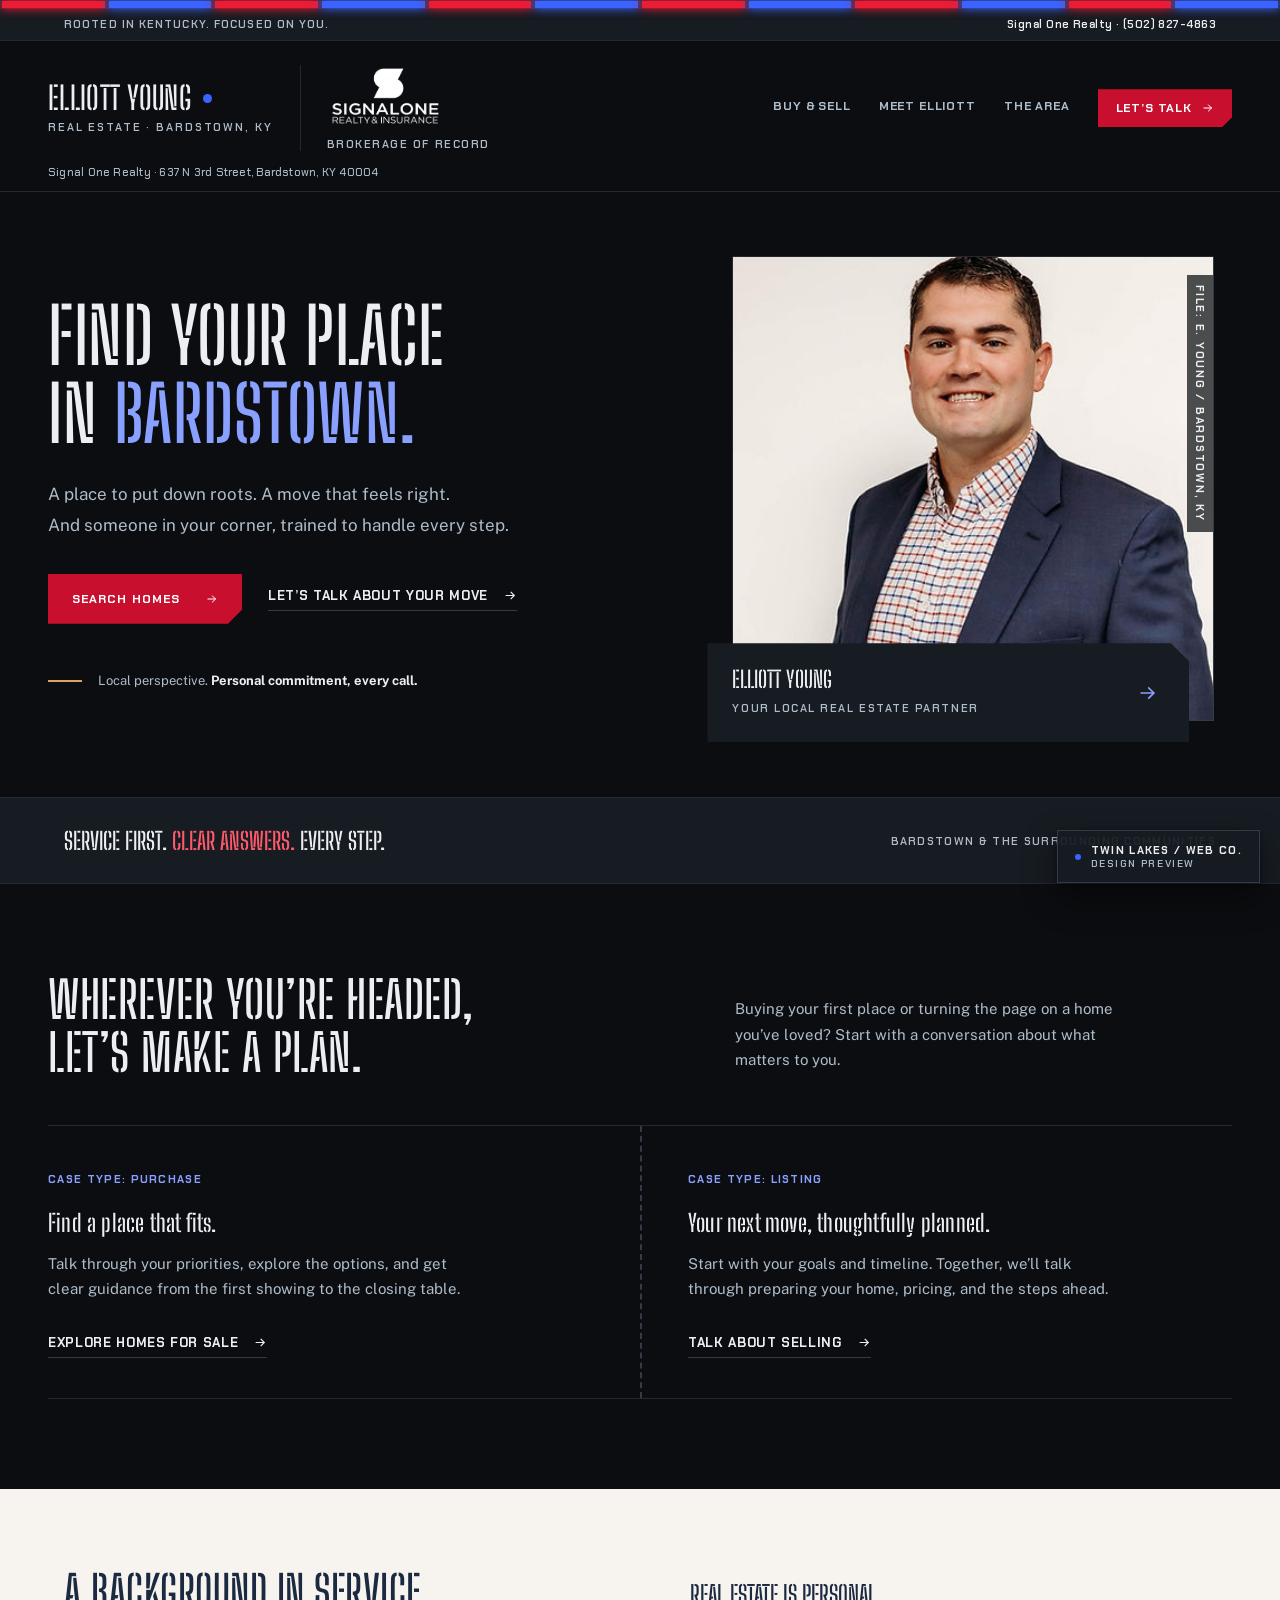
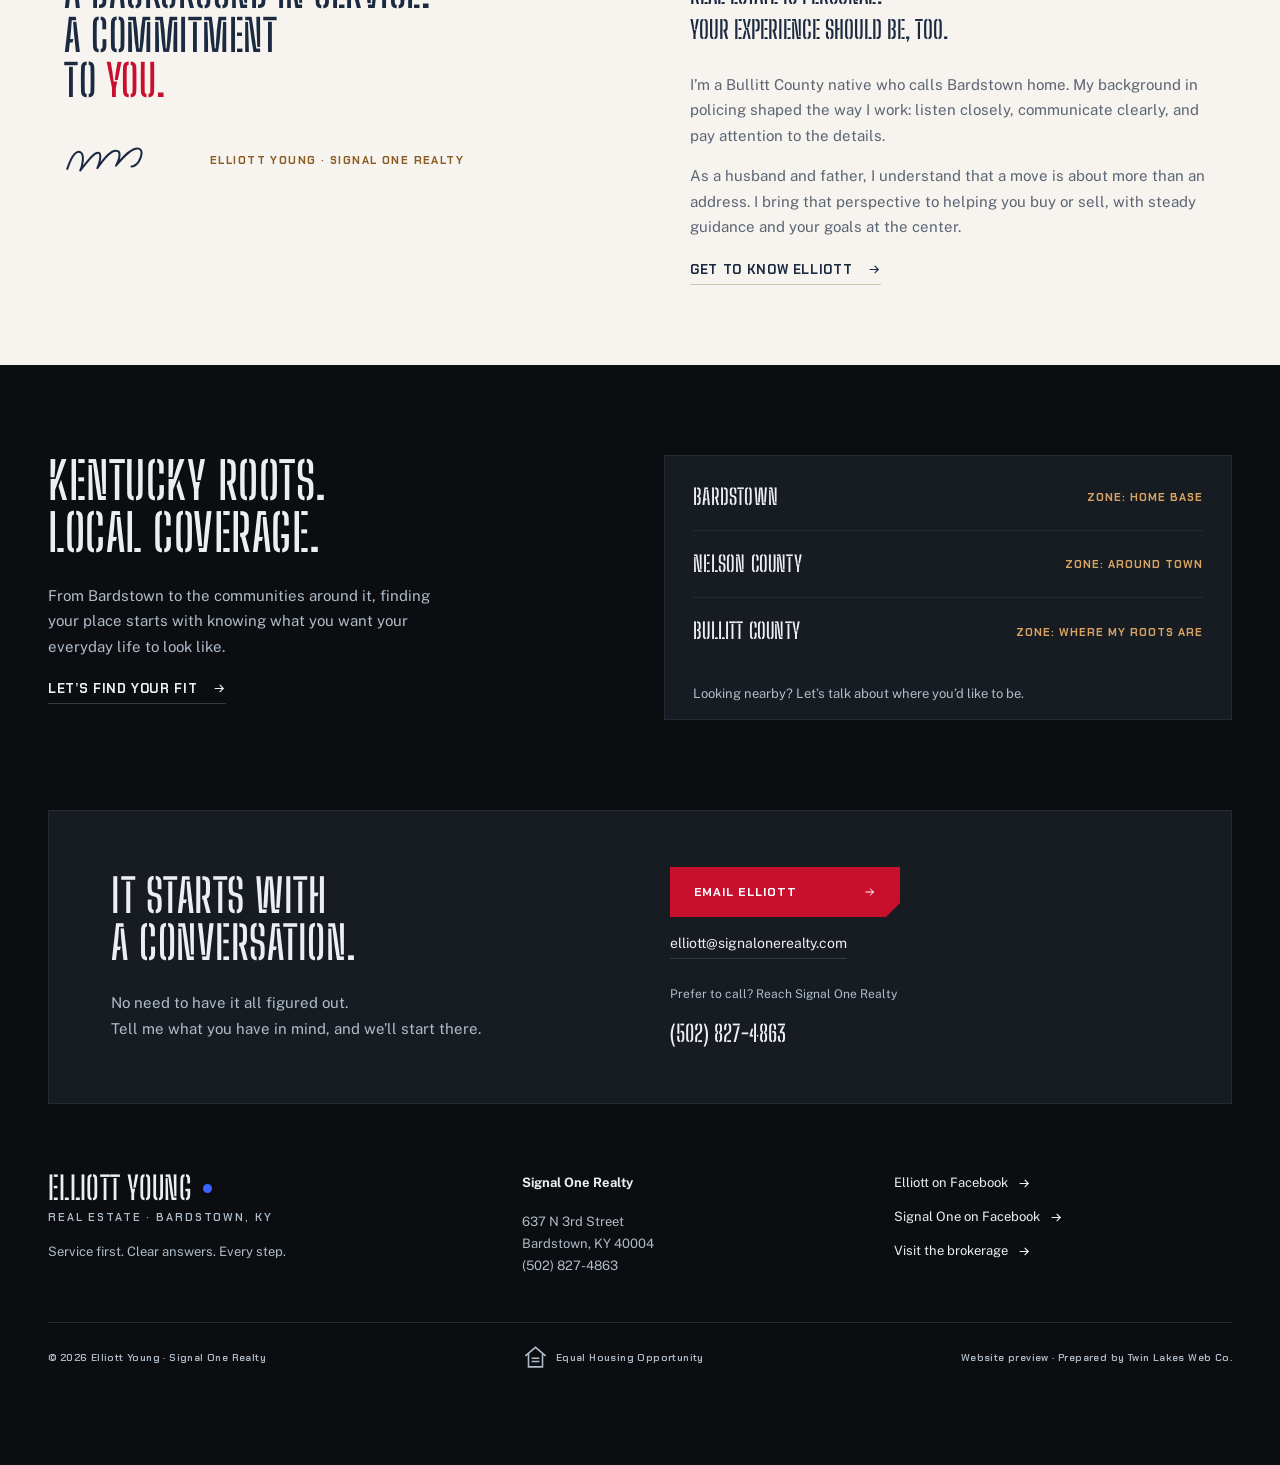
<file: index.html>
<!doctype html>
<html lang="en">
<head>
<meta charset="utf-8"><meta name="viewport" content="width=device-width, initial-scale=1">
<meta name="robots" content="noindex, nofollow"><meta name="description" content="Meet Elliott Young with Signal One Realty. Personal, service-first guidance for buying and selling in Bardstown and the surrounding Kentucky communities.">
<meta name="theme-color" content="#0B0D10"><title>Elliott Young | Find Your Place in Bardstown</title>
<link rel="icon" type="image/png" href="assets/icon-only"><link rel="stylesheet" href="brand-tokens.css"><link rel="stylesheet" href="homepage.css">
<script src="homepage.js" defer></script>
</head>
<body>
<a class="skip" href="#main">Skip to content</a>
<svg class="icon-defs" aria-hidden="true" focusable="false">
  <symbol id="icon-arrow" viewBox="0 0 24 24"><path d="M4 12h15M13 6l6 6-6 6" fill="none" stroke="currentColor" stroke-width="2" stroke-linecap="square" stroke-linejoin="miter"/></symbol>
  <symbol id="icon-menu" viewBox="0 0 24 24"><path d="M3 6h18M3 12h18M3 18h18" fill="none" stroke="currentColor" stroke-width="2" stroke-linecap="square"/></symbol>
  <symbol id="icon-signoff" viewBox="0 0 160 46"><path d="M4 34c6-18 12-24 17-20 4 3 2 16-1 22 8-10 16-22 22-22 5 0 2 13-1 19 9-13 18-24 25-21 5 2 1 13-2 18 10-12 20-23 28-21 6 2 3 11 0 16-3 4-6 6-9 6" fill="none" stroke="currentColor" stroke-width="2.5" stroke-linecap="round" stroke-linejoin="round"/></symbol>
</svg>
<div class="lightbar" aria-hidden="true">
  <span class="lightbar__lens lightbar__lens--red"></span><span class="lightbar__lens lightbar__lens--blue"></span>
  <span class="lightbar__lens lightbar__lens--red"></span><span class="lightbar__lens lightbar__lens--blue"></span>
  <span class="lightbar__lens lightbar__lens--red"></span><span class="lightbar__lens lightbar__lens--blue"></span>
  <span class="lightbar__lens lightbar__lens--red"></span><span class="lightbar__lens lightbar__lens--blue"></span>
  <span class="lightbar__lens lightbar__lens--red"></span><span class="lightbar__lens lightbar__lens--blue"></span>
  <span class="lightbar__lens lightbar__lens--red"></span><span class="lightbar__lens lightbar__lens--blue"></span>
</div>
<div class="dispatch-bar"><div class="wrap dispatch-bar__inner">
  <span>ROOTED IN KENTUCKY. FOCUSED ON YOU.</span>
  <a href="tel:+15028274863">Signal One Realty · (502) 827-4863</a>
</div></div>
<header class="header"><div class="wrap header-inner">
<a class="wordmark" href="./" aria-label="Elliott Young homepage"><strong>Elliott Young<span class="duty-dot" aria-hidden="true"></span></strong><span>REAL ESTATE · BARDSTOWN, KY</span></a>
<a class="broker-badge" href="https://www.signalonerealty.com/" aria-label="Signal One Realty website"><img src="assets/icon-brand.png" width="606" height="328" alt="Signal One Realty & Insurance"><span>BROKERAGE OF RECORD</span></a>
<button class="menu-toggle" aria-expanded="false" aria-controls="navigation" hidden><svg class="icon" aria-hidden="true"><use href="#icon-menu"/></svg>Menu</button>
<nav id="navigation" aria-label="Main navigation"><a href="#buy-sell">Buy &amp; sell</a><a href="#about">Meet Elliott</a><a href="#local">The area</a><a class="nav-cta" href="#contact">Let’s talk <svg class="icon" aria-hidden="true"><use href="#icon-arrow"/></svg></a></nav>
</div><div class="office-line wrap">Signal One Realty · 637 N 3rd Street, Bardstown, KY 40004</div></header>
<main id="main">

<section class="hero wrap" aria-labelledby="hero-title">
  <div class="hero-copy">
    <h1 id="hero-title">Find your place<br>in <em>Bardstown.</em></h1>
    <p class="intro">A place to put down roots. A move that feels right.<br class="desktop-break"> And someone in your corner, trained to handle every step.</p>
    <div class="actions">
      <a class="button primary" href="https://link.flexmls.com/1diaqj6ohfbs,16" target="_blank" rel="noopener">Search homes <svg class="icon" aria-hidden="true"><use href="#icon-arrow"/></svg></a>
      <a class="text-link" href="#contact">Let’s talk about your move <svg class="icon" aria-hidden="true"><use href="#icon-arrow"/></svg></a>
    </div>
    <div class="duty-note"><p>Local perspective. <strong>Personal commitment, every call.</strong></p></div>
  </div>
  <div class="portrait-composition">
    <div class="portrait-frame">
      <img class="portrait" src="assets/Elliott.jpg" alt="Elliott Young, real estate agent with Signal One Realty" width="430" height="654" fetchpriority="high">
      <span class="file-tag">FILE: E. YOUNG / BARDSTOWN, KY</span>
    </div>
    <div class="portrait-caption"><div><strong>Elliott Young</strong><span>YOUR LOCAL REAL ESTATE PARTNER</span></div><a href="#about" aria-label="Meet Elliott Young"><svg class="icon" aria-hidden="true"><use href="#icon-arrow"/></svg></a></div>
  </div>
</section>

<div class="promise"><div class="wrap"><p>Service first. <em>Clear answers.</em> Every step.</p><span>BARDSTOWN &amp; THE SURROUNDING COMMUNITIES</span></div></div>

<section class="section wrap" id="buy-sell">
  <div class="section-heading"><h2>Wherever you’re headed,<br>let’s make a plan.</h2><p>Buying your first place or turning the page on a home you’ve loved? Start with a conversation about what matters to you.</p></div>
  <div class="cases">
    <article class="case"><span class="case-tag">CASE TYPE: PURCHASE</span><h3>Find a place that fits.</h3><p>Talk through your priorities, explore the options, and get clear guidance from the first showing to the closing table.</p><a class="text-link" href="https://link.flexmls.com/1diaqj6ohfbs,16" target="_blank" rel="noopener">Explore homes for sale <svg class="icon" aria-hidden="true"><use href="#icon-arrow"/></svg></a></article>
    <article class="case"><span class="case-tag">CASE TYPE: LISTING</span><h3>Your next move, thoughtfully planned.</h3><p>Start with your goals and timeline. Together, we’ll talk through preparing your home, pricing, and the steps ahead.</p><a class="text-link" href="mailto:elliott@signalonerealty.com?subject=Let%E2%80%99s%20talk%20about%20selling%20my%20home">Talk about selling <svg class="icon" aria-hidden="true"><use href="#icon-arrow"/></svg></a></article>
  </div>
</section>

<section class="about" id="about"><div class="wrap about-grid">
  <div class="about-title">
    <h2>A background in service.<br>A commitment<br>to <em>you.</em></h2>
    <div class="signoff"><svg class="signoff__mark" aria-hidden="true"><use href="#icon-signoff"/></svg><span>ELLIOTT YOUNG · SIGNAL ONE REALTY</span></div>
  </div>
  <div class="about-copy">
    <p class="large-copy">Real estate is personal.<br>Your experience should be, too.</p>
    <p>I’m a Bullitt County native who calls Bardstown home. My background in policing shaped the way I work: listen closely, communicate clearly, and pay attention to the details.</p>
    <p>As a husband and father, I understand that a move is about more than an address. I bring that perspective to helping you buy or sell, with steady guidance and your goals at the center.</p>
    <a class="text-link" href="mailto:elliott@signalonerealty.com">Get to know Elliott <svg class="icon" aria-hidden="true"><use href="#icon-arrow"/></svg></a>
  </div>
</div></section>

<section class="section wrap local" id="local">
  <div><h2>Kentucky roots.<br>Local coverage.</h2><p>From Bardstown to the communities around it, finding your place starts with knowing what you want your everyday life to look like.</p><a class="text-link" href="mailto:elliott@signalonerealty.com?subject=Help%20me%20explore%20the%20area">Let’s find your fit <svg class="icon" aria-hidden="true"><use href="#icon-arrow"/></svg></a></div>
  <div class="coverage-list">
    <div><h3>Bardstown</h3><span class="coverage-tag">ZONE: HOME BASE</span></div>
    <div><h3>Nelson County</h3><span class="coverage-tag">ZONE: AROUND TOWN</span></div>
    <div><h3>Bullitt County</h3><span class="coverage-tag">ZONE: WHERE MY ROOTS ARE</span></div>
    <p>Looking nearby? Let’s talk about where you’d like to be.</p>
  </div>
</section>

<section class="contact wrap" id="contact">
  <div><h2>It starts with<br>a conversation.</h2><p>No need to have it all figured out.<br>Tell me what you have in mind, and we’ll start there.</p></div>
  <div class="contact-action">
    <a class="button primary" href="mailto:elliott@signalonerealty.com">Email Elliott <svg class="icon" aria-hidden="true"><use href="#icon-arrow"/></svg></a>
    <a class="email" href="mailto:elliott@signalonerealty.com">elliott@signalonerealty.com</a>
    <span>Prefer to call? Reach Signal One Realty</span>
    <a class="office-phone" href="tel:+15028274863">(502) 827-4863</a>
  </div>
</section>

</main>
<footer class="wrap footer"><div class="footer-main"><div><a class="wordmark" href="./"><strong>Elliott Young<span class="duty-dot" aria-hidden="true"></span></strong><span>REAL ESTATE · BARDSTOWN, KY</span></a><p>Service first. Clear answers. Every step.</p></div><div><strong>Signal One Realty</strong><p>637 N 3rd Street<br>Bardstown, KY 40004<br><a href="tel:+15028274863">(502) 827-4863</a></p></div><div class="footer-links"><a href="https://www.facebook.com/elliott.young.12" target="_blank" rel="noopener">Elliott on Facebook <svg class="icon" aria-hidden="true"><use href="#icon-arrow"/></svg></a><a href="https://www.facebook.com/Signalonerealty" target="_blank" rel="noopener">Signal One on Facebook <svg class="icon" aria-hidden="true"><use href="#icon-arrow"/></svg></a><a href="https://www.signalonerealty.com/" target="_blank" rel="noopener">Visit the brokerage <svg class="icon" aria-hidden="true"><use href="#icon-arrow"/></svg></a></div></div><div class="footer-bottom"><span>© 2026 Elliott Young · Signal One Realty</span><span class="housing"><svg viewBox="0 0 32 32" width="25" height="25" aria-hidden="true"><path d="M3 14 16 3l13 11M7 11v17h18V11M11 17h10M11 21h10" fill="none" stroke="currentColor" stroke-width="2"/></svg> Equal Housing Opportunity</span><span>Website preview · Prepared by Twin Lakes Web Co.</span></div></footer>
<aside class="preview-watermark" aria-label="Preview by Twin Lakes Web Co."><span class="preview-dot"></span><span><strong>TWIN LAKES / WEB CO.</strong><small>DESIGN PREVIEW</small></span></aside>
</body></html>
</file>
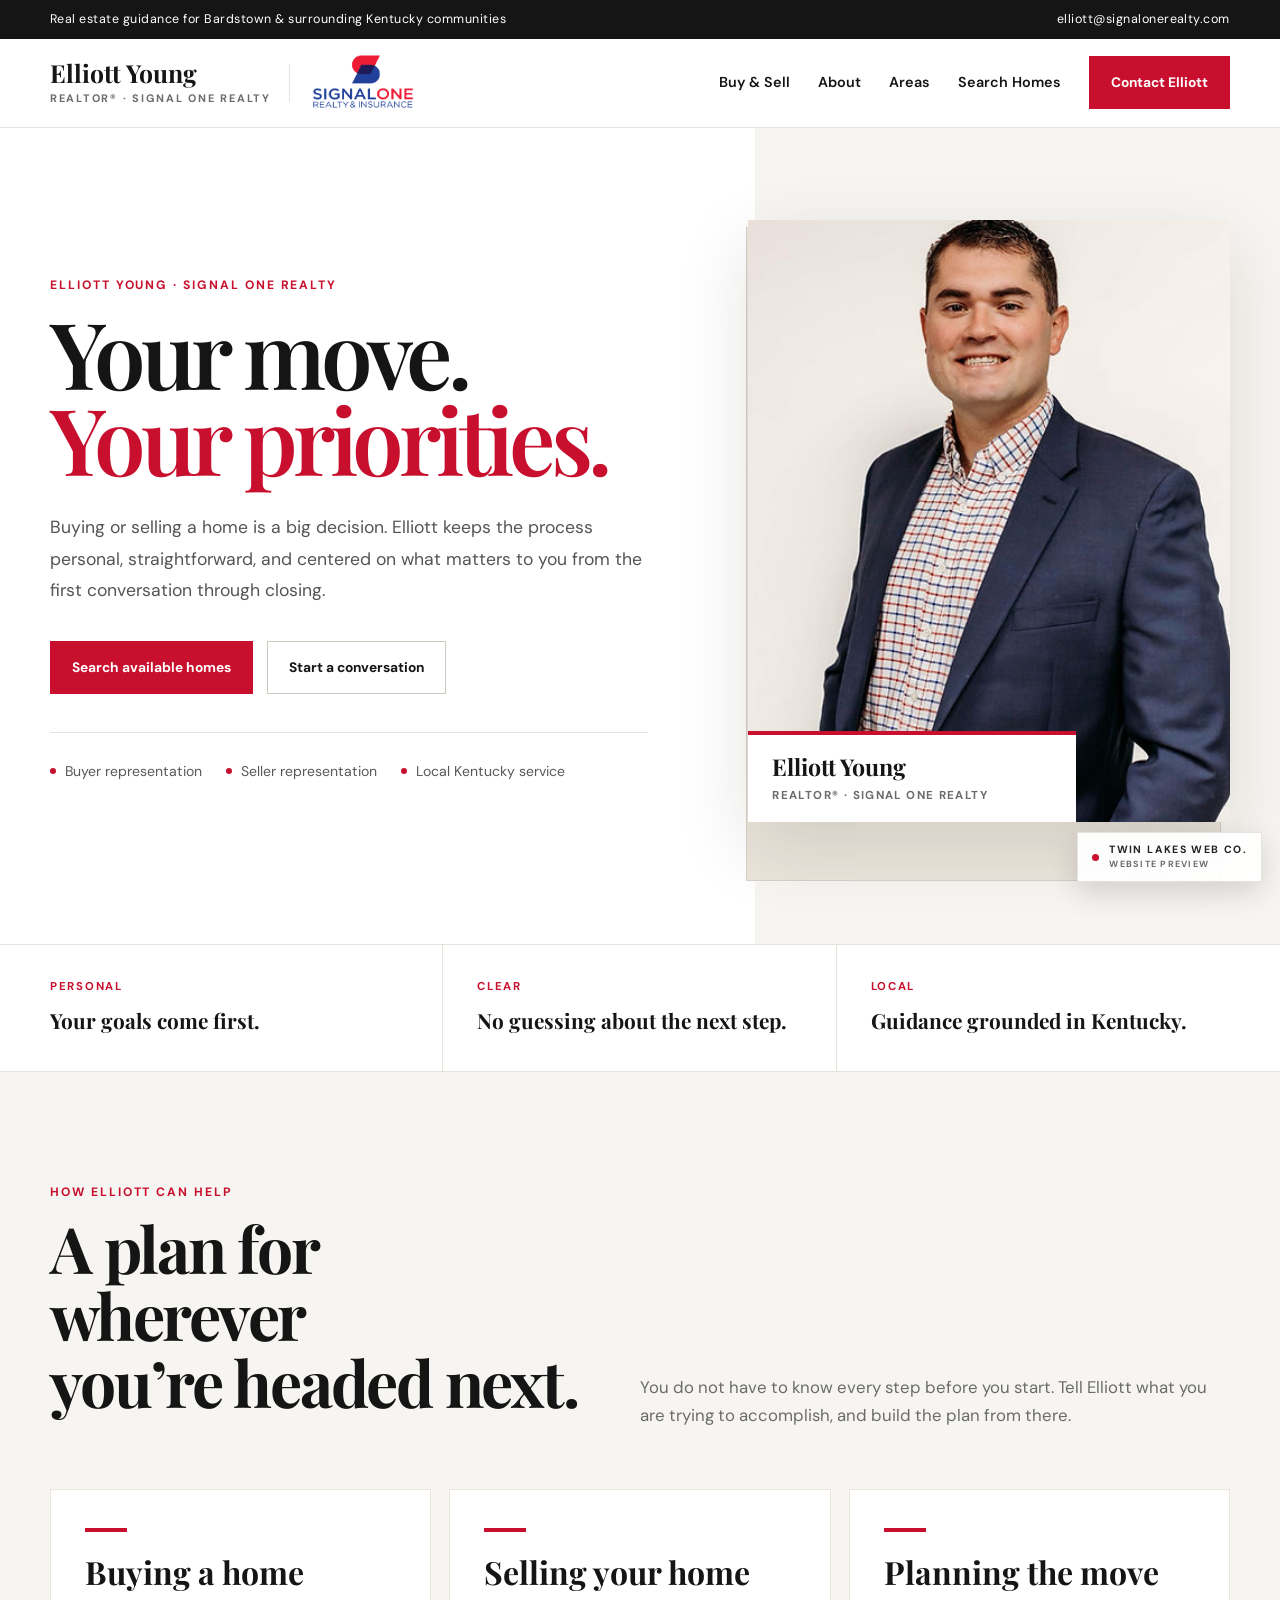
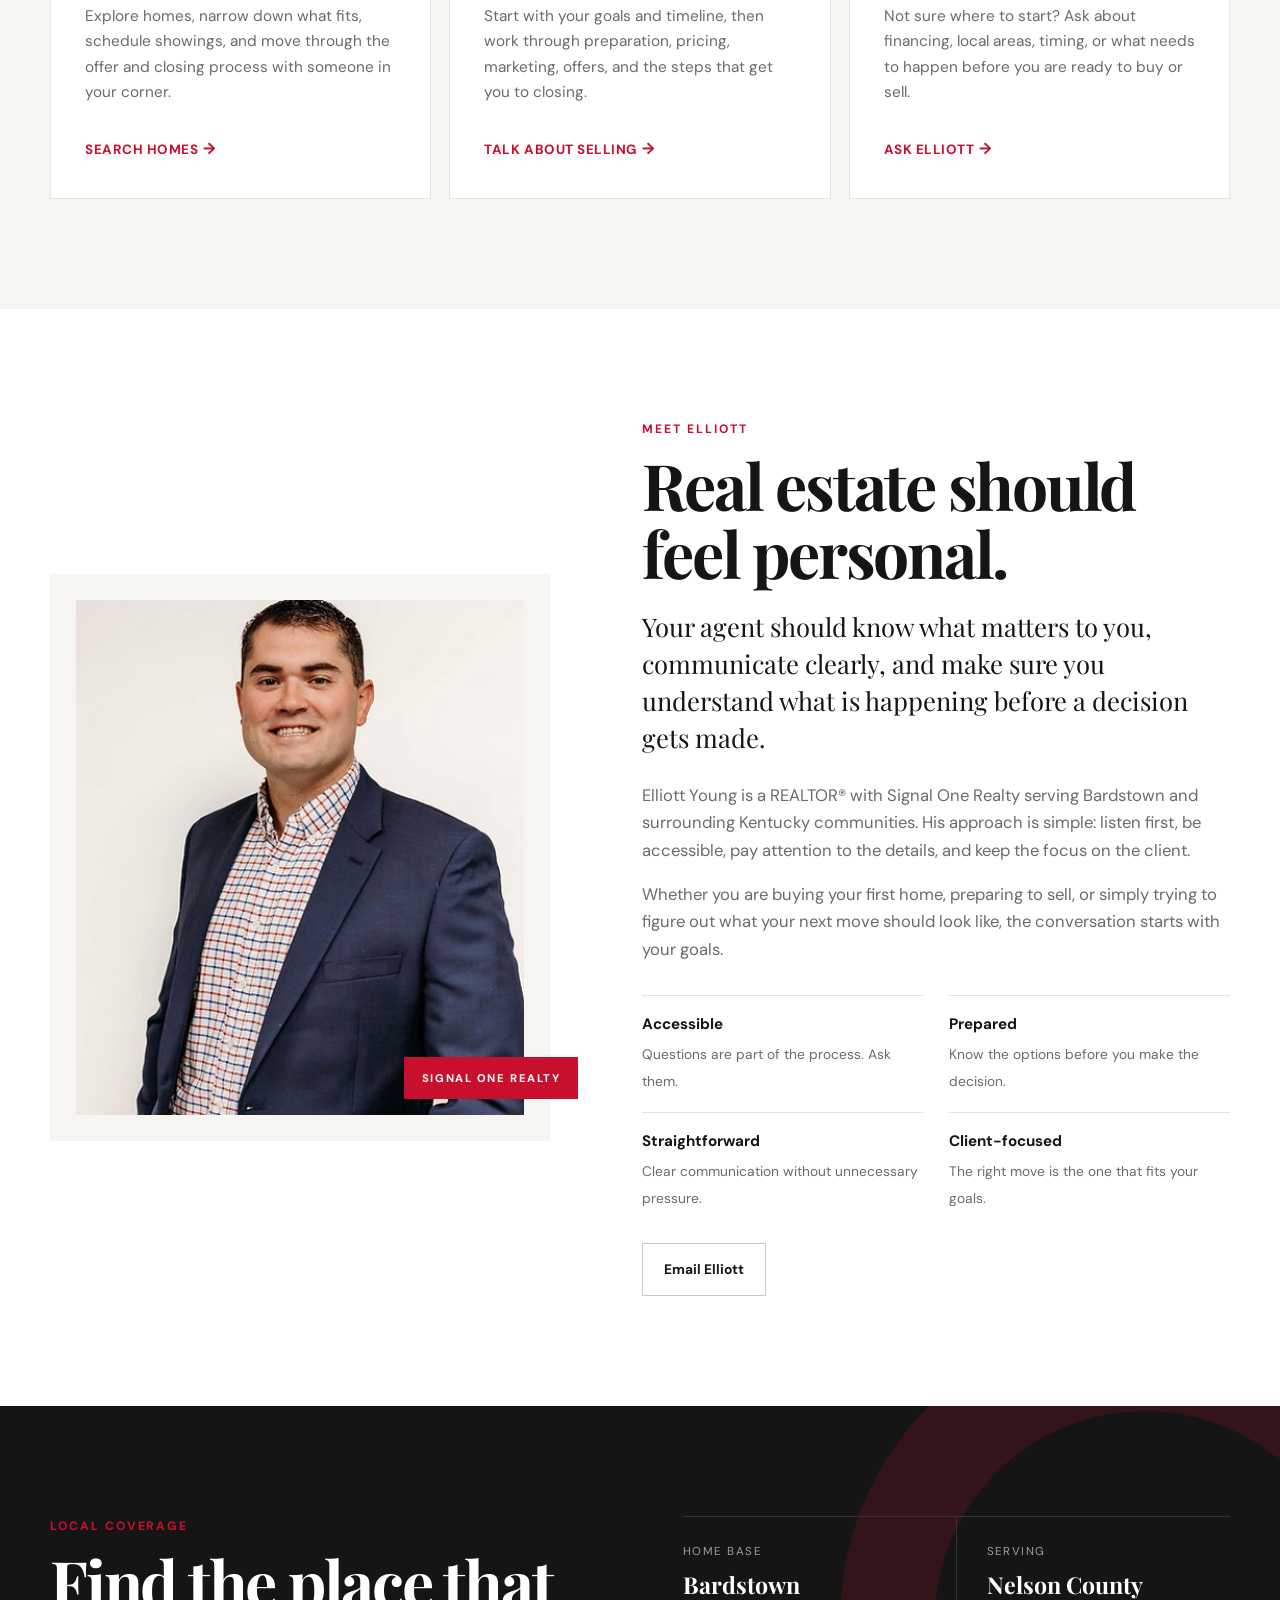
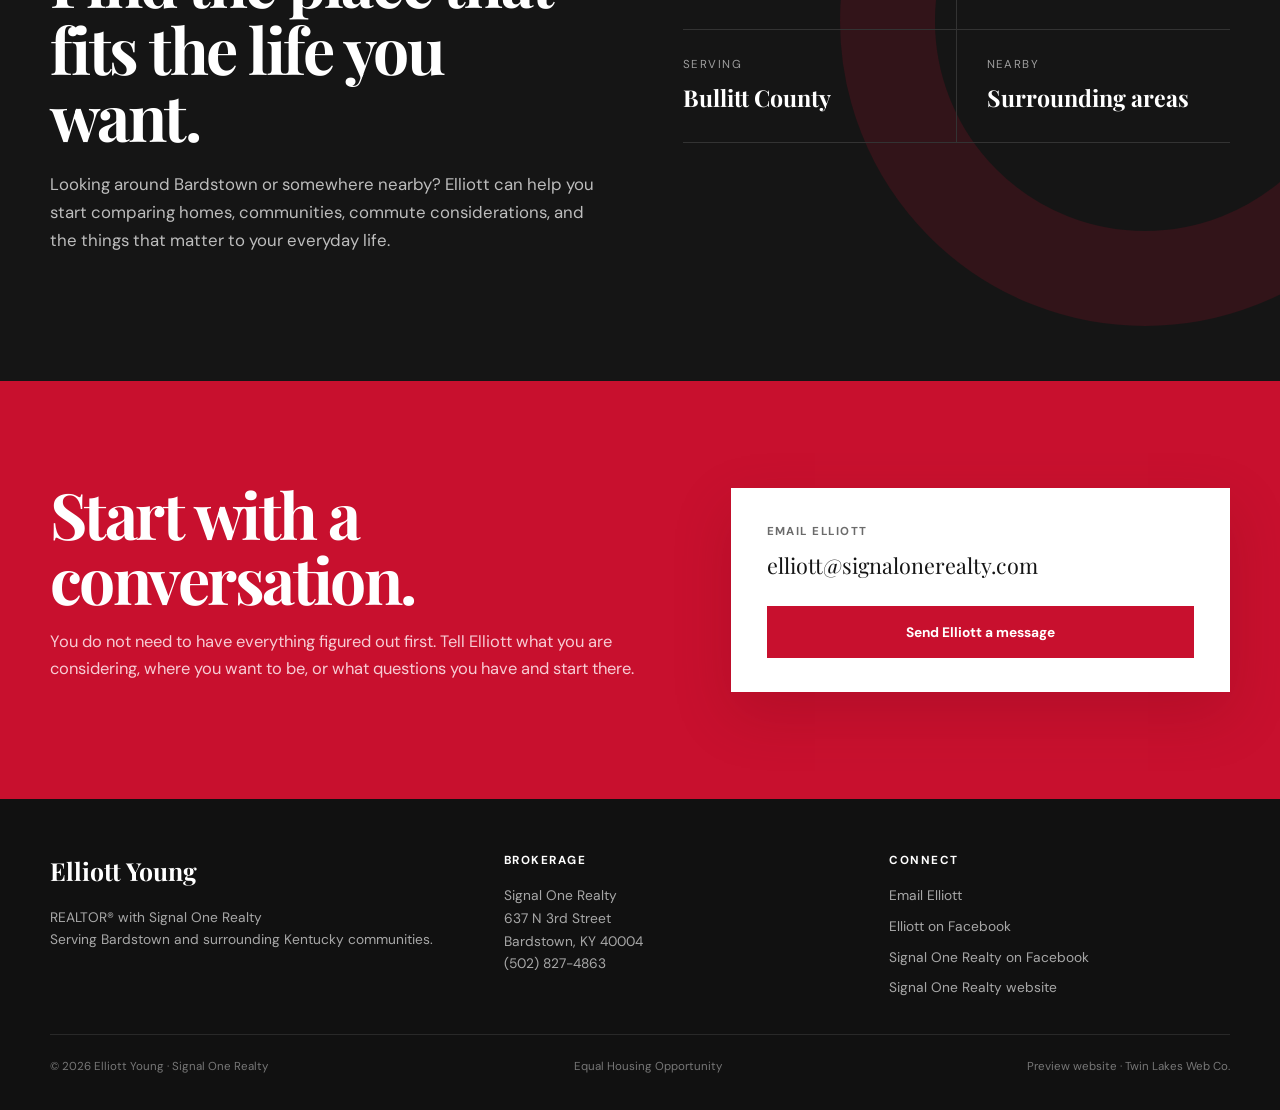
<file: v2.html>
<!doctype html>
<html lang="en">
<head>
  <meta charset="utf-8">
  <meta name="viewport" content="width=device-width, initial-scale=1">
  <meta name="robots" content="noindex, nofollow">
  <meta name="description" content="Elliott Young with Signal One Realty. Personal real estate guidance for buyers and sellers in Bardstown and surrounding Kentucky communities.">
  <meta name="theme-color" content="#ffffff">
  <title>Elliott Young | Signal One Realty</title>

  <meta property="og:type" content="website">
  <meta property="og:title" content="Elliott Young | Signal One Realty">
  <meta property="og:description" content="Personal real estate guidance for buyers and sellers in Bardstown and surrounding Kentucky communities.">
  <meta property="og:url" content="https://twinlakeswebco.github.io/elliott-young/v2.html">
  <meta property="og:image" content="https://twinlakeswebco.github.io/elliott-young/assets/Elliott.jpg">
  <meta property="og:image:alt" content="Elliott Young, REALTOR with Signal One Realty">
  <meta name="twitter:card" content="summary_large_image">
  <meta name="twitter:title" content="Elliott Young | Signal One Realty">
  <meta name="twitter:description" content="Personal real estate guidance for buyers and sellers in Bardstown and surrounding Kentucky communities.">
  <meta name="twitter:image" content="https://twinlakeswebco.github.io/elliott-young/assets/Elliott.jpg">

  <link rel="icon" type="image/png" href="assets/icon-only">
  <link rel="preconnect" href="https://fonts.googleapis.com">
  <link rel="preconnect" href="https://fonts.gstatic.com" crossorigin>
  <link href="https://fonts.googleapis.com/css2?family=DM+Sans:wght@400;500;600;700&family=Playfair+Display:ital,wght@0,600;0,700;1,600&display=swap" rel="stylesheet">

  <style>
    :root{
      --red:#c8102e;
      --red-bright:#ed1b34;
      --ink:#151515;
      --muted:#6b6b6b;
      --line:#e7e2dc;
      --paper:#f7f5f1;
      --white:#fff;
      --warm:#eee8df;
      --shadow:0 24px 70px rgba(30,24,20,.12);
      --serif:'Playfair Display',Georgia,serif;
      --sans:'DM Sans',Arial,sans-serif;
    }

    *{box-sizing:border-box}
    html{scroll-behavior:smooth;scroll-padding-top:110px}
    body{margin:0;color:var(--ink);background:var(--white);font-family:var(--sans);line-height:1.65;-webkit-font-smoothing:antialiased}
    img{display:block;max-width:100%}
    a{color:inherit;text-decoration:none}
    a:hover{text-decoration:none}
    button{font:inherit}
    .wrap{width:min(1180px,calc(100% - 48px));margin-inline:auto}
    .eyebrow{font-size:.76rem;font-weight:700;letter-spacing:.16em;text-transform:uppercase;color:var(--red)}
    .section{padding:110px 0}
    .section-title{font-family:var(--serif);font-size:clamp(2.35rem,5vw,4.5rem);line-height:1.05;letter-spacing:-.035em;margin:12px 0 22px}
    .section-copy{max-width:590px;color:var(--muted);font-size:1.05rem}

    .topline{background:var(--ink);color:#fff;font-size:.78rem;letter-spacing:.04em}
    .topline .wrap{display:flex;justify-content:space-between;gap:24px;padding:9px 0}
    .topline a{color:#fff}

    header{position:sticky;top:0;z-index:40;background:rgba(255,255,255,.96);backdrop-filter:blur(16px);border-bottom:1px solid rgba(231,226,220,.9)}
    .nav{display:flex;align-items:center;gap:26px;min-height:88px;position:relative}
    .identity{display:flex;align-items:center;gap:18px;min-width:max-content}
    .identity-name{font-family:var(--serif);font-size:1.55rem;font-weight:700;line-height:1}
    .identity-name span{display:block;margin-top:7px;font:700 .68rem/1 var(--sans);letter-spacing:.16em;text-transform:uppercase;color:var(--muted)}
    .identity-divider{height:38px;width:1px;background:var(--line)}
    .broker-logo{display:flex;align-items:center}
    .broker-logo img{width:112px;height:auto}
    .desktop-nav{margin-left:auto;display:flex;align-items:center;gap:28px;font-size:.9rem;font-weight:600}
    .desktop-nav a:not(.nav-cta){position:relative;padding:10px 0}
    .desktop-nav a:not(.nav-cta)::after{content:'';position:absolute;left:0;right:100%;bottom:5px;height:2px;background:var(--red);transition:right .2s ease}
    .desktop-nav a:not(.nav-cta):hover::after{right:0}
    .nav-cta,.button{display:inline-flex;align-items:center;justify-content:center;gap:10px;background:var(--red);color:#fff;border:1px solid var(--red);padding:14px 21px;font-size:.86rem;font-weight:700;transition:.2s ease}
    .nav-cta:hover,.button:hover{background:#a90c26;border-color:#a90c26;transform:translateY(-1px)}
    .button.secondary{background:transparent;color:var(--ink);border-color:#cfc8bf}
    .button.secondary:hover{background:var(--paper);border-color:#bfb6aa}

    .menu-toggle{display:none;margin-left:auto;width:46px;height:46px;border:1px solid var(--line);background:#fff;align-items:center;justify-content:center;cursor:pointer;padding:0}
    .menu-toggle span,.menu-toggle span::before,.menu-toggle span::after{display:block;width:21px;height:2px;background:var(--ink);position:relative;transition:.2s ease}
    .menu-toggle span::before,.menu-toggle span::after{content:'';position:absolute;left:0}
    .menu-toggle span::before{top:-7px}
    .menu-toggle span::after{top:7px}
    .menu-toggle[aria-expanded="true"] span{background:transparent}
    .menu-toggle[aria-expanded="true"] span::before{top:0;transform:rotate(45deg)}
    .menu-toggle[aria-expanded="true"] span::after{top:0;transform:rotate(-45deg)}

    .mobile-menu{display:none;position:absolute;left:0;right:0;top:100%;background:#fff;border-top:1px solid var(--line);border-bottom:1px solid var(--line);box-shadow:0 20px 40px rgba(0,0,0,.08)}
    .mobile-menu.open{display:block}
    .mobile-menu-inner{width:min(1180px,calc(100% - 48px));margin:auto;padding:12px 0 22px;display:grid}
    .mobile-menu a{padding:13px 2px;border-bottom:1px solid var(--line);font-weight:600}
    .mobile-menu a:last-child{border-bottom:0;margin-top:10px;background:var(--red);color:#fff;text-align:center;padding:13px 18px}

    .hero{padding:74px 0 88px;background:linear-gradient(90deg,#fff 0%,#fff 59%,var(--paper) 59%,var(--paper) 100%);overflow:hidden}
    .hero-grid{display:grid;grid-template-columns:1.08fr .92fr;align-items:center;gap:72px}
    .hero h1{font-family:var(--serif);font-size:clamp(3.4rem,7.2vw,6.8rem);line-height:.94;letter-spacing:-.055em;margin:14px 0 30px;font-weight:600}
    .hero h1 em{font-weight:600;color:var(--red);font-style:normal}
    .hero-copy>p{max-width:610px;color:#555;font-size:1.1rem;line-height:1.8;margin:0}
    .hero-actions{display:flex;align-items:center;gap:14px;flex-wrap:wrap;margin-top:34px}
    .micro-proof{display:flex;flex-wrap:wrap;gap:24px;margin-top:38px;padding-top:27px;border-top:1px solid var(--line);color:#595959;font-size:.88rem}
    .micro-proof span{display:flex;align-items:center;gap:9px}
    .micro-proof span::before{content:'';width:6px;height:6px;border-radius:50%;background:var(--red)}

    .portrait-wrap{position:relative;padding:18px 0 34px 28px}
    .portrait-wrap::before{content:'';position:absolute;inset:0 35px 0 0;border:1px solid #d8d0c7;background:#ebe5dc;transform:translate(26px,25px)}
    .portrait-card{position:relative;z-index:1;background:#ddd;box-shadow:var(--shadow);aspect-ratio:4/5;overflow:hidden}
    .portrait-card img{width:100%;height:100%;object-fit:cover;object-position:center top}
    .portrait-label{position:absolute;z-index:2;left:0;bottom:0;background:#fff;padding:19px 24px 17px;min-width:68%;border-top:4px solid var(--red)}
    .portrait-label strong{font-family:var(--serif);font-size:1.45rem;display:block;line-height:1.1}
    .portrait-label span{display:block;margin-top:6px;font-size:.72rem;font-weight:700;letter-spacing:.12em;text-transform:uppercase;color:var(--muted)}

    .intro-strip{border-block:1px solid var(--line);background:#fff}
    .intro-strip .wrap{display:grid;grid-template-columns:repeat(3,1fr)}
    .strip-item{padding:33px 34px;border-right:1px solid var(--line)}
    .strip-item:first-child{padding-left:0}
    .strip-item:last-child{border-right:0;padding-right:0}
    .strip-item span{display:block;font-size:.71rem;font-weight:700;letter-spacing:.15em;text-transform:uppercase;color:var(--red);margin-bottom:7px}
    .strip-item strong{font-family:var(--serif);font-size:1.3rem}

    .ways{background:var(--paper)}
    .ways-head{display:flex;justify-content:space-between;gap:60px;align-items:end;margin-bottom:52px}
    .ways-head .section-copy{margin:0 0 8px}
    .service-grid{display:grid;grid-template-columns:repeat(3,1fr);gap:18px}
    .service-card{background:#fff;padding:38px 34px 36px;border:1px solid #ebe5dd;min-height:310px;display:flex;flex-direction:column;transition:.2s ease;position:relative}
    .service-card::before{content:'';width:42px;height:4px;background:var(--red);display:block;margin-bottom:23px}
    .service-card:hover{transform:translateY(-5px);box-shadow:0 16px 44px rgba(28,24,20,.08)}
    .service-card h3{font-family:var(--serif);font-size:2rem;line-height:1.08;margin:0 0 14px}
    .service-card p{color:var(--muted);font-size:.96rem;margin:0 0 26px}
    .card-link{margin-top:auto;color:var(--red);font-size:.84rem;font-weight:700;letter-spacing:.04em;text-transform:uppercase}
    .card-link::after{content:' →';font-size:1rem}

    .about-grid{display:grid;grid-template-columns:.92fr 1.08fr;gap:92px;align-items:center}
    .about-image{position:relative;background:var(--paper);padding:26px}
    .about-image img{width:100%;aspect-ratio:1/1.15;object-fit:cover;object-position:center top}
    .about-image::after{content:'SIGNAL ONE REALTY';position:absolute;right:-28px;bottom:42px;background:var(--red);color:#fff;padding:12px 18px;font-size:.7rem;font-weight:700;letter-spacing:.14em}
    .about-copy p{color:var(--muted);font-size:1.04rem}
    .about-copy .lead{font-family:var(--serif);font-size:1.6rem;line-height:1.45;color:var(--ink);margin-top:0}
    .principles{display:grid;grid-template-columns:1fr 1fr;gap:18px 26px;margin:32px 0}
    .principle{border-top:1px solid var(--line);padding-top:16px}
    .principle strong{display:block;font-size:.95rem;margin-bottom:4px}
    .principle span{color:var(--muted);font-size:.86rem}

    .local{background:var(--ink);color:#fff;position:relative;overflow:hidden}
    .local::after{content:'';position:absolute;width:420px;height:420px;border:95px solid rgba(200,16,46,.16);border-radius:50%;right:-170px;top:-90px}
    .local-grid{position:relative;z-index:1;display:grid;grid-template-columns:1fr 1fr;gap:86px;align-items:start}
    .local .section-title{color:#fff}
    .local .section-copy{color:#bdbdbd}
    .market-list{display:grid;grid-template-columns:1fr 1fr;border-top:1px solid #333}
    .market{padding:25px 0;border-bottom:1px solid #333}
    .market:nth-child(odd){padding-right:30px;border-right:1px solid #333}
    .market:nth-child(even){padding-left:30px}
    .market span{display:block;color:#9e9e9e;font-size:.72rem;text-transform:uppercase;letter-spacing:.13em}
    .market strong{display:block;margin-top:5px;font-family:var(--serif);font-size:1.45rem}

    .contact{padding:100px 0;background:var(--red);color:#fff}
    .contact-grid{display:grid;grid-template-columns:1.1fr .9fr;gap:70px;align-items:center}
    .contact h2{font-family:var(--serif);font-size:clamp(2.8rem,5vw,5rem);line-height:1.02;letter-spacing:-.04em;margin:0}
    .contact p{color:#f7ccd4;max-width:620px;font-size:1.03rem}
    .contact-box{background:#fff;color:var(--ink);padding:34px 36px;box-shadow:0 22px 55px rgba(88,0,18,.18)}
    .contact-box span{display:block;font-size:.72rem;letter-spacing:.13em;text-transform:uppercase;font-weight:700;color:var(--muted)}
    .contact-box a.email{display:block;font-family:var(--serif);font-size:1.35rem;margin:7px 0 22px;overflow-wrap:anywhere}
    .contact-box .button{width:100%}

    footer{padding:52px 0 34px;background:#111;color:#d8d8d8}
    .footer-main{display:grid;grid-template-columns:1.2fr 1fr 1fr;gap:45px;padding-bottom:35px}
    .footer-brand strong{font-family:var(--serif);font-size:1.55rem;color:#fff}
    .footer-main p,.footer-main a{font-size:.86rem;color:#a8a8a8}
    .footer-main h4{font-size:.73rem;text-transform:uppercase;letter-spacing:.13em;color:#fff;margin:0 0 14px}
    .footer-links{display:flex;flex-direction:column;gap:8px}
    .footer-bottom{display:flex;justify-content:space-between;gap:24px;border-top:1px solid #292929;padding-top:22px;font-size:.72rem;color:#777}

    .preview-watermark{position:fixed;right:18px;bottom:18px;z-index:60;display:flex;align-items:center;gap:10px;background:rgba(255,255,255,.94);color:#222;border:1px solid var(--line);box-shadow:0 10px 30px rgba(0,0,0,.14);padding:11px 14px;pointer-events:none}
    .preview-watermark::before{content:'';width:7px;height:7px;background:var(--red);border-radius:50%;flex:none}
    .preview-watermark strong{display:block;font-size:.66rem;line-height:1.2;letter-spacing:.13em;text-transform:uppercase}
    .preview-watermark small{display:block;margin-top:3px;font-size:.56rem;line-height:1.1;letter-spacing:.14em;text-transform:uppercase;color:var(--muted);font-weight:700}

    @media(max-width:980px){
      .hero{background:linear-gradient(180deg,#fff 0%,#fff 62%,var(--paper) 62%)}
      .hero-grid,.about-grid,.local-grid,.contact-grid{grid-template-columns:1fr;gap:50px}
      .hero-copy{max-width:720px}
      .portrait-wrap{max-width:610px}
      .ways-head{display:block}
      .ways-head .section-copy{margin-top:18px}
      .service-grid{grid-template-columns:1fr 1fr}
      .service-card:last-child{grid-column:1/-1}
      .footer-main{grid-template-columns:1.2fr 1fr}
      .desktop-nav{display:none}
      .menu-toggle{display:flex}
    }

    @media(min-width:981px){
      .mobile-menu{display:none!important}
    }

    @media(max-width:680px){
      .wrap{width:min(100% - 30px,1180px)}
      .section{padding:78px 0}
      .topline .wrap{display:block;text-align:center}
      .topline .wrap span{display:none}
      .nav{min-height:76px;gap:11px}
      .identity{gap:10px;min-width:0}
      .identity-name{font-size:1.2rem;white-space:nowrap}
      .identity-name span{font-size:.57rem;letter-spacing:.12em}
      .identity-divider{height:32px}
      .broker-logo img{width:74px}
      .menu-toggle{width:42px;height:42px;flex:none}
      .mobile-menu-inner{width:min(100% - 30px,1180px)}
      .hero{padding-top:52px}
      .hero-grid{gap:40px}
      .hero h1{font-size:clamp(3.15rem,17vw,5rem)}
      .portrait-wrap{padding-left:0}
      .portrait-wrap::before{right:10px}
      .intro-strip .wrap{grid-template-columns:1fr}
      .strip-item,.strip-item:first-child,.strip-item:last-child{padding:22px 0;border-right:0;border-bottom:1px solid var(--line)}
      .strip-item:last-child{border-bottom:0}
      .service-grid{grid-template-columns:1fr}
      .service-card:last-child{grid-column:auto}
      .about-image::after{right:-8px}
      .principles{grid-template-columns:1fr}
      .market-list{grid-template-columns:1fr}
      .market:nth-child(odd),.market:nth-child(even){padding:20px 0;border-right:0}
      .footer-main{grid-template-columns:1fr}
      .footer-bottom{display:block}
      .footer-bottom span{display:block;margin-top:7px}
      .preview-watermark{right:10px;bottom:10px;padding:9px 11px}
      .preview-watermark small{display:none}
    }

    @media(max-width:440px){
      .identity-divider{display:none}
      .broker-logo img{width:67px}
      .identity-name{font-size:1.08rem}
      .identity-name span{font-size:.52rem}
    }
  </style>
</head>
<body>
  <div class="topline">
    <div class="wrap">
      <span>Real estate guidance for Bardstown &amp; surrounding Kentucky communities</span>
      <a href="mailto:elliott@signalonerealty.com">elliott@signalonerealty.com</a>
    </div>
  </div>

  <header>
    <div class="wrap nav">
      <a class="identity" href="#top" aria-label="Elliott Young home">
        <div class="identity-name">Elliott Young<span>REALTOR® · Signal One Realty</span></div>
        <div class="identity-divider" aria-hidden="true"></div>
        <div class="broker-logo"><img src="assets/icon-brand.png" alt="Signal One Realty"></div>
      </a>

      <nav class="desktop-nav" aria-label="Main navigation">
        <a href="#services">Buy &amp; Sell</a>
        <a href="#about">About</a>
        <a href="#area">Areas</a>
        <a href="https://link.flexmls.com/1diaqj6ohfbs,16" target="_blank" rel="noopener">Search Homes</a>
        <a class="nav-cta" href="#contact">Contact Elliott</a>
      </nav>

      <button class="menu-toggle" type="button" aria-expanded="false" aria-controls="mobile-menu" aria-label="Open navigation menu">
        <span aria-hidden="true"></span>
      </button>

      <div class="mobile-menu" id="mobile-menu">
        <nav class="mobile-menu-inner" aria-label="Mobile navigation">
          <a href="#services">Buy &amp; Sell</a>
          <a href="#about">About</a>
          <a href="#area">Areas</a>
          <a href="https://link.flexmls.com/1diaqj6ohfbs,16" target="_blank" rel="noopener">Search Homes</a>
          <a href="#contact">Contact Elliott</a>
        </nav>
      </div>
    </div>
  </header>

  <main id="top">
    <section class="hero">
      <div class="wrap hero-grid">
        <div class="hero-copy">
          <div class="eyebrow">Elliott Young · Signal One Realty</div>
          <h1>Your move.<br><em>Your priorities.</em></h1>
          <p>Buying or selling a home is a big decision. Elliott keeps the process personal, straightforward, and centered on what matters to you from the first conversation through closing.</p>
          <div class="hero-actions">
            <a class="button" href="https://link.flexmls.com/1diaqj6ohfbs,16" target="_blank" rel="noopener">Search available homes</a>
            <a class="button secondary" href="#contact">Start a conversation</a>
          </div>
          <div class="micro-proof" aria-label="Real estate service highlights">
            <span>Buyer representation</span>
            <span>Seller representation</span>
            <span>Local Kentucky service</span>
          </div>
        </div>

        <div class="portrait-wrap">
          <div class="portrait-card">
            <img src="assets/Elliott.jpg" alt="Elliott Young, REALTOR with Signal One Realty" width="640" height="800" fetchpriority="high">
            <div class="portrait-label">
              <strong>Elliott Young</strong>
              <span>REALTOR® · Signal One Realty</span>
            </div>
          </div>
        </div>
      </div>
    </section>

    <section class="intro-strip" aria-label="Elliott Young service principles">
      <div class="wrap">
        <div class="strip-item"><span>Personal</span><strong>Your goals come first.</strong></div>
        <div class="strip-item"><span>Clear</span><strong>No guessing about the next step.</strong></div>
        <div class="strip-item"><span>Local</span><strong>Guidance grounded in Kentucky.</strong></div>
      </div>
    </section>

    <section class="section ways" id="services">
      <div class="wrap">
        <div class="ways-head">
          <div>
            <div class="eyebrow">How Elliott can help</div>
            <h2 class="section-title">A plan for wherever<br>you’re headed next.</h2>
          </div>
          <p class="section-copy">You do not have to know every step before you start. Tell Elliott what you are trying to accomplish, and build the plan from there.</p>
        </div>

        <div class="service-grid">
          <article class="service-card">
            <h3>Buying a home</h3>
            <p>Explore homes, narrow down what fits, schedule showings, and move through the offer and closing process with someone in your corner.</p>
            <a class="card-link" href="https://link.flexmls.com/1diaqj6ohfbs,16" target="_blank" rel="noopener">Search homes</a>
          </article>

          <article class="service-card">
            <h3>Selling your home</h3>
            <p>Start with your goals and timeline, then work through preparation, pricing, marketing, offers, and the steps that get you to closing.</p>
            <a class="card-link" href="mailto:elliott@signalonerealty.com?subject=I%27m%20thinking%20about%20selling%20my%20home">Talk about selling</a>
          </article>

          <article class="service-card">
            <h3>Planning the move</h3>
            <p>Not sure where to start? Ask about financing, local areas, timing, or what needs to happen before you are ready to buy or sell.</p>
            <a class="card-link" href="mailto:elliott@signalonerealty.com?subject=I%27m%20planning%20a%20move">Ask Elliott</a>
          </article>
        </div>
      </div>
    </section>

    <section class="section" id="about">
      <div class="wrap about-grid">
        <div class="about-image">
          <img src="assets/Elliott.jpg" alt="Elliott Young with Signal One Realty" loading="lazy">
        </div>
        <div class="about-copy">
          <div class="eyebrow">Meet Elliott</div>
          <h2 class="section-title">Real estate should feel personal.</h2>
          <p class="lead">Your agent should know what matters to you, communicate clearly, and make sure you understand what is happening before a decision gets made.</p>
          <p>Elliott Young is a REALTOR® with Signal One Realty serving Bardstown and surrounding Kentucky communities. His approach is simple: listen first, be accessible, pay attention to the details, and keep the focus on the client.</p>
          <p>Whether you are buying your first home, preparing to sell, or simply trying to figure out what your next move should look like, the conversation starts with your goals.</p>

          <div class="principles">
            <div class="principle"><strong>Accessible</strong><span>Questions are part of the process. Ask them.</span></div>
            <div class="principle"><strong>Prepared</strong><span>Know the options before you make the decision.</span></div>
            <div class="principle"><strong>Straightforward</strong><span>Clear communication without unnecessary pressure.</span></div>
            <div class="principle"><strong>Client-focused</strong><span>The right move is the one that fits your goals.</span></div>
          </div>

          <a class="button secondary" href="mailto:elliott@signalonerealty.com">Email Elliott</a>
        </div>
      </div>
    </section>

    <section class="section local" id="area">
      <div class="wrap local-grid">
        <div>
          <div class="eyebrow">Local coverage</div>
          <h2 class="section-title">Find the place that fits the life you want.</h2>
          <p class="section-copy">Looking around Bardstown or somewhere nearby? Elliott can help you start comparing homes, communities, commute considerations, and the things that matter to your everyday life.</p>
        </div>
        <div class="market-list">
          <div class="market"><span>Home base</span><strong>Bardstown</strong></div>
          <div class="market"><span>Serving</span><strong>Nelson County</strong></div>
          <div class="market"><span>Serving</span><strong>Bullitt County</strong></div>
          <div class="market"><span>Nearby</span><strong>Surrounding areas</strong></div>
        </div>
      </div>
    </section>

    <section class="contact" id="contact">
      <div class="wrap contact-grid">
        <div>
          <h2>Start with a conversation.</h2>
          <p>You do not need to have everything figured out first. Tell Elliott what you are considering, where you want to be, or what questions you have and start there.</p>
        </div>
        <div class="contact-box">
          <span>Email Elliott</span>
          <a class="email" href="mailto:elliott@signalonerealty.com">elliott@signalonerealty.com</a>
          <a class="button" href="mailto:elliott@signalonerealty.com?subject=Real%20estate%20question">Send Elliott a message</a>
        </div>
      </div>
    </section>
  </main>

  <footer>
    <div class="wrap">
      <div class="footer-main">
        <div class="footer-brand">
          <strong>Elliott Young</strong>
          <p>REALTOR® with Signal One Realty<br>Serving Bardstown and surrounding Kentucky communities.</p>
        </div>
        <div>
          <h4>Brokerage</h4>
          <p>Signal One Realty<br>637 N 3rd Street<br>Bardstown, KY 40004<br><a href="tel:+15028274863">(502) 827-4863</a></p>
        </div>
        <div>
          <h4>Connect</h4>
          <div class="footer-links">
            <a href="mailto:elliott@signalonerealty.com">Email Elliott</a>
            <a href="https://www.facebook.com/elliott.young.12" target="_blank" rel="noopener">Elliott on Facebook</a>
            <a href="https://www.facebook.com/Signalonerealty" target="_blank" rel="noopener">Signal One Realty on Facebook</a>
            <a href="https://www.signalonerealty.com/" target="_blank" rel="noopener">Signal One Realty website</a>
          </div>
        </div>
      </div>
      <div class="footer-bottom">
        <span>© 2026 Elliott Young · Signal One Realty</span>
        <span>Equal Housing Opportunity</span>
        <span>Preview website · Twin Lakes Web Co.</span>
      </div>
    </div>
  </footer>

  <aside class="preview-watermark" aria-label="Preview website by Twin Lakes Web Co.">
    <span><strong>Twin Lakes Web Co.</strong><small>Website Preview</small></span>
  </aside>

  <script>
    (() => {
      const toggle = document.querySelector('.menu-toggle');
      const menu = document.getElementById('mobile-menu');
      if (!toggle || !menu) return;

      const closeMenu = () => {
        toggle.setAttribute('aria-expanded', 'false');
        toggle.setAttribute('aria-label', 'Open navigation menu');
        menu.classList.remove('open');
      };

      toggle.addEventListener('click', () => {
        const open = toggle.getAttribute('aria-expanded') === 'true';
        toggle.setAttribute('aria-expanded', String(!open));
        toggle.setAttribute('aria-label', open ? 'Open navigation menu' : 'Close navigation menu');
        menu.classList.toggle('open', !open);
      });

      menu.querySelectorAll('a').forEach(link => link.addEventListener('click', closeMenu));
      window.addEventListener('resize', () => {
        if (window.innerWidth > 980) closeMenu();
      });
      document.addEventListener('keydown', event => {
        if (event.key === 'Escape') closeMenu();
      });
    })();
  </script>
</body>
</html>
</file>
<file: brand-tokens.css>
/* Elliott Young, REALTOR® | Signal One Realty
   Patrol-dispatch design tokens (v0.2, 2026-10-12)
   Signal One red is scraped brand fact from signalonerealty.com and stays fixed;
   the personal "duty console" system below is Elliott's own layer. */

@import url('https://fonts.googleapis.com/css2?family=Big+Shoulders+Stencil+Display:wght@400..900&family=Chakra+Petch:wght@400;500;600;700&family=Public+Sans:wght@400;500;600;700;800&display=swap');

:root {
  /* Brokerage colors (from signalonerealty.com) — fixed brand fact */
  --s1-red: #ED1B34;          /* Signal One primary. Large text, icons, accents only (4.37:1 on white). */
  --s1-red-strong: #C8102E;   /* Accessible red for buttons with white text (5.88:1). */

  /* Ground / steel tiers (dark "duty console" base) */
  --ink: #0B0D10;             /* Page ground. */
  --steel: #171C22;           /* Panel / header ground, one step up from ink. */
  --steel-2: #232A33;         /* Borders, dividers, hover fills on dark panels. */
  --steel-3: #323B46;         /* Lighter steel for rules on dark panels. */

  /* Legacy navy, retained for text-on-cream and as a secondary deep accent */
  --ey-navy: #1B2A41;         /* 14.4:1 with white; used on cream cards. */

  /* Patrol accents — full palette roles, not sprinkles */
  --patrol-blue: #3B63FF;     /* Light-bar blue / large-scale decorative, borders, icons on dark ground (non-text 3:1 use). */
  --patrol-blue-text: #8AA0FF; /* Text-safe blue on ink/steel (5.3:1 on ink). */
  --patrol-blue-deep: #17308F; /* Text/link-safe blue (7.9:1 on white, 5.3:1 on cream). */
  --s1-red-bright: #FF5A6B;   /* Text-safe red on ink/steel (5.1:1 on ink, 4.6:1 on steel). */
  --patrol-paper: #ECEEF1;    /* Primary text on dark ground (15.7:1 on ink). */
  --patrol-fog: #AFBCC9;      /* Secondary text on dark ground, tinted blue-gray, never plain gray (7.2:1 on ink). */

  /* Duty tan / leather — repurposed from the old "bourbon" accent for stitched/canvas details */
  --ey-bourbon: #B5762A;      /* Warm accent, decorative only (3.76:1, not for small text). */
  --ey-bourbon-deep: #8A5A1F; /* Text-safe tan on light/cream surfaces (5.9:1 on white). */
  --ey-bourbon-light: #D9A463; /* Text-safe tan on dark ground (8.6:1 on ink). */

  /* Paper — "case file" surface docked on the dark ground for legibility */
  --ey-cream: #F7F4EF;
  --ey-cream-2: #EFE9DF;      /* Slightly deeper paper tone for recessed fields on a cream card. */
  --ey-white: #FFFFFF;

  /* Typography — stencil display / technical UI face / plain official body */
  --font-display: 'Big Shoulders Stencil Display', 'Arial Narrow', sans-serif;
  --font-ui: 'Chakra Petch', 'Segoe UI', sans-serif;
  --font-body: 'Public Sans', 'Helvetica Neue', Arial, sans-serif;

  --fs-h1: clamp(2.75rem, 6vw, 5.5rem);
  --fs-h2: clamp(2rem, 4vw, 3.25rem);
  --fs-h3: 1.5rem;
  --fs-body: 1.0625rem;
  --fs-small: 0.875rem;
  --lh-body: 1.7;

  /* Spacing (4px base) */
  --space-1: 4px;  --space-2: 8px;  --space-3: 12px; --space-4: 16px;
  --space-6: 24px; --space-8: 32px; --space-12: 48px; --space-16: 64px; --space-24: 96px;

  /* Shape — hardware-leaning, mostly sharp, one chamfer as a signature cut */
  --radius-sm: 2px;
  --radius-md: 3px;
  --chamfer: 14px;            /* Single clipped-corner cut used on commands and the portrait frame. */
  --shadow-panel: 0 14px 34px rgba(0, 0, 0, 0.45), 0 2px 6px rgba(0, 0, 0, 0.35);
  --shadow-card: 0 10px 24px rgba(11, 13, 16, 0.18);
  --container: 1200px;
}
</file>
<file: homepage.css>
*{box-sizing:border-box}
html{scroll-behavior:smooth;scroll-padding-top:46px}
body{margin:0;background:var(--ink);color:var(--patrol-paper);font:400 16px/1.7 var(--font-body)}
a{color:inherit;text-decoration:none}
button{font:inherit;color:inherit;background:none}
a,button{-webkit-tap-highlight-color:transparent;cursor:pointer}
a:focus-visible,button:focus-visible{outline:3px solid var(--patrol-blue);outline-offset:4px}
a:hover{text-decoration:underline;text-underline-offset:5px}
::selection{background:var(--s1-red-strong);color:#fff}
::-webkit-scrollbar{width:12px;height:12px}
::-webkit-scrollbar-track{background:var(--ink)}
::-webkit-scrollbar-thumb{background:var(--steel-3);border:3px solid var(--ink);border-radius:8px}
::-webkit-scrollbar-thumb:hover{background:var(--patrol-blue)}
html{scrollbar-color:var(--steel-3) var(--ink)}
.wrap{width:min(1200px,calc(100% - 96px));margin-inline:auto}
.icon-defs{position:absolute;width:0;height:0;overflow:hidden}
.icon{width:1em;height:1em;vertical-align:-0.14em}

/* Light bar */
.lightbar{display:flex;height:9px;background:var(--steel-2)}
.lightbar__lens{flex:1;position:relative}
.lightbar__lens::after{content:"";position:absolute;inset:1px 2px}
.lightbar__lens--red::after{background:var(--s1-red);box-shadow:0 0 10px 1px var(--s1-red)}
.lightbar__lens--blue::after{background:var(--patrol-blue);box-shadow:0 0 10px 1px var(--patrol-blue)}
.lightbar__lens--red{animation:lightbar-red 1.6s ease-in-out infinite}
.lightbar__lens--blue{animation:lightbar-blue 1.6s ease-in-out infinite}
@keyframes lightbar-red{0%,100%{opacity:1}50%{opacity:.28}}
@keyframes lightbar-blue{0%,100%{opacity:.28}50%{opacity:1}}

/* Dispatch utility bar */
.dispatch-bar{background:var(--steel);color:var(--patrol-fog);font:600 11px/1 var(--font-ui);letter-spacing:.1em;padding:10px 16px;border-bottom:1px solid var(--steel-2)}
.dispatch-bar__inner{display:flex;justify-content:space-between;gap:15px}
.dispatch-bar a{color:var(--patrol-paper);letter-spacing:.04em}

/* Header */
.header{background:var(--ink);border-bottom:1px solid var(--steel-2)}
.header-inner{display:flex;align-items:center;gap:27px;padding:24px 0 14px}
.wordmark strong{display:flex;align-items:center;gap:12px;font:600 32px/1 var(--font-display);letter-spacing:.3px;text-transform:uppercase;color:var(--patrol-paper)}
.duty-dot{width:9px;height:9px;flex:none;border-radius:50%;background:var(--patrol-blue)}
.wordmark>span{font:600 11px var(--font-ui);letter-spacing:.17em;display:block;margin-top:6px;color:var(--patrol-fog)}
.broker-badge{display:flex;flex-direction:column;align-items:flex-start;gap:8px;border-left:1px solid var(--steel-2);padding-left:26px}
.broker-badge img{width:119px;height:auto;display:block;filter:brightness(0) invert(1)}
.broker-badge span{font:600 11px var(--font-ui);letter-spacing:.14em;color:var(--patrol-fog)}
.office-line{font:500 11px var(--font-ui);letter-spacing:.02em;color:var(--patrol-fog);padding-bottom:12px}
nav{margin-left:auto;display:flex;align-items:center;gap:28px;font:700 12px var(--font-ui);letter-spacing:.07em;text-transform:uppercase}
.header nav>a:not(.nav-cta){padding-bottom:3px;border-bottom:2px solid transparent;color:var(--patrol-fog)}
.header nav>a:not(.nav-cta):hover{color:var(--patrol-paper);border-color:var(--patrol-blue);text-decoration:none}
.nav-cta{display:inline-flex;align-items:center;gap:10px;background:var(--s1-red-strong);color:#fff;padding:11px 18px;clip-path:polygon(0 0,100% 0,100% calc(100% - 10px),calc(100% - 10px) 100%,0 100%)}
.nav-cta:hover{background:#A50D25;text-decoration:none}
.menu-toggle{display:flex;align-items:center;gap:8px;border:1px solid var(--steel-3);padding:9px 13px;font:700 11px var(--font-ui);letter-spacing:.08em;color:var(--patrol-paper)}
.menu-toggle[hidden]{display:none}

/* Type */
h1,h2,h3,p{margin-top:0}
h1,h2,h3{font-family:var(--font-display);font-weight:600;line-height:1.02;text-transform:uppercase;letter-spacing:.5px}
h1{font-size:var(--fs-h1);margin-bottom:26px}
h1 em{font-style:normal;color:var(--patrol-blue-text)}
h2{font-size:var(--fs-h2);margin-bottom:24px}
h2 em{font-style:normal;color:var(--s1-red)}
h3{font-size:var(--fs-h3);letter-spacing:.2px}
.intro{font-size:17px;color:var(--patrol-fog);line-height:1.85}

/* Buttons / links */
.button{display:inline-flex;justify-content:space-between;align-items:center;gap:26px;padding:17px 24px;font:700 12px var(--font-ui);text-transform:uppercase;letter-spacing:.09em;transition:background .2s;clip-path:polygon(0 0,100% 0,100% calc(100% - var(--chamfer)),calc(100% - var(--chamfer)) 100%,0 100%)}
.button:hover{text-decoration:none}
.primary{background:var(--s1-red-strong);color:#fff}
.primary:hover{background:#A50D25}
.text-link{display:inline-flex;align-items:center;gap:16px;font:700 13px var(--font-ui);text-transform:uppercase;letter-spacing:.05em;border-bottom:1px solid var(--steel-3);padding-bottom:6px;color:var(--patrol-paper)}
.text-link:hover{text-decoration:none;border-color:var(--patrol-blue)}

/* Hero */
.hero{display:grid;grid-template-columns:1.25fr 1fr;gap:60px;align-items:center;padding-top:64px;padding-bottom:66px}
.actions{display:flex;align-items:center;gap:26px;margin-top:32px;flex-wrap:wrap}
.duty-note{display:flex;align-items:center;gap:16px;margin-top:46px;font-size:13px;color:var(--patrol-fog)}
.duty-note::before{content:"";width:34px;height:2px;background:var(--ey-bourbon-light);flex:none}
.duty-note p{margin:0}
.duty-note strong{font-weight:700;color:var(--patrol-paper)}
.portrait-composition{position:relative;margin:0 18px 10px 0}
.portrait-frame{height:465px;position:relative;overflow:hidden;background:var(--steel);border:1px solid var(--steel-3);clip-path:polygon(0 0,100% 0,100% 100%,22px 100%,0 calc(100% - 22px))}
.portrait{display:block;width:100%;height:100%;object-fit:cover;object-position:center top}
.file-tag{position:absolute;right:0;top:18px;writing-mode:vertical-rl;letter-spacing:.16em;font:700 11px var(--font-ui);color:var(--patrol-paper);background:rgba(11,13,16,.72);padding:10px 6px}
.portrait-caption{position:absolute;bottom:-21px;left:-25px;right:25px;display:flex;justify-content:space-between;align-items:center;padding:22px 25px;background:var(--steel);color:var(--patrol-paper);clip-path:polygon(0 0,calc(100% - 18px) 0,100% 18px,100% 100%,0 100%)}
.portrait-caption strong{font:600 23px var(--font-display);text-transform:uppercase;display:block}
.portrait-caption span{font:600 11px var(--font-ui);letter-spacing:.14em;color:var(--patrol-fog)}
.portrait-caption a{font-size:20px;padding:0 6px;color:var(--patrol-blue-text)}

/* Promise band */
.promise{background:var(--steel);border-block:1px solid var(--steel-2);padding-left:16px;padding-right:16px}
.promise .wrap{display:flex;justify-content:space-between;align-items:center;padding:28px 0;gap:20px}
.promise p{font:600 24px var(--font-display);margin:0;text-transform:uppercase}
.promise em{font-style:normal;color:var(--s1-red-bright)}
.promise span{font:600 11px var(--font-ui);letter-spacing:.12em;color:var(--patrol-fog)}

/* Sections */
.section{padding-block:90px}
.section-heading{display:grid;grid-template-columns:1.2fr 1fr;gap:90px;align-items:end;margin-bottom:46px}
.section-heading h2{margin:0}
.section-heading>p{color:var(--patrol-fog);font-size:15px;max-width:380px;margin:0 0 6px}

/* Buy / sell cases */
.cases{display:grid;grid-template-columns:1fr 1fr;border-block:1px solid var(--steel-2);position:relative}
.cases::after{content:"";position:absolute;left:50%;top:0;bottom:0;width:0;border-left:2px dashed var(--steel-3)}
.case{padding:38px 48px 40px 0}
.case+.case{padding-left:48px;padding-right:0}
.case-tag{font:700 11px var(--font-ui);letter-spacing:.12em;color:var(--patrol-blue-text)}
.case h3{margin:20px 0 15px;max-width:380px;text-transform:none}
.case p{font-size:15px;color:var(--patrol-fog);max-width:425px;margin-bottom:26px}

/* About — the one paper break */
.about{background:var(--ey-cream);color:var(--ey-navy);padding:80px 16px}
.about-grid{display:grid;grid-template-columns:1fr 1fr;gap:100px}
.about-title h2{font-size:44px;color:var(--ey-navy)}
.about-title h2 em{color:var(--s1-red-strong)}
.signoff{display:flex;align-items:center;gap:16px;margin-top:38px;color:var(--ey-navy)}
.signoff__mark{width:130px;height:38px}
.signoff span{font:700 11px var(--font-ui);letter-spacing:.13em;color:var(--ey-bourbon-deep)}
.about-copy{padding-top:8px}
.large-copy{font:600 25px/1.4 var(--font-display);text-transform:uppercase;color:var(--ey-navy)}
.about-copy>p:not(.large-copy){color:#5B6573;font-size:15px}
.about-copy .text-link{color:var(--ey-navy);border-color:#cfc6b4}
.about-copy .text-link:hover{border-color:var(--s1-red-strong)}

/* Local coverage */
.local{display:grid;grid-template-columns:1fr 1.1fr;gap:100px}
.local>div>p{max-width:390px;font-size:15px;color:var(--patrol-fog)}
.coverage-list{background:var(--steel);border:1px solid var(--steel-2);padding:8px 28px}
.coverage-list>div{display:flex;align-items:center;justify-content:space-between;gap:22px;border-bottom:1px solid var(--steel-2);padding:22px 0}
.coverage-list>div:last-of-type{border-bottom:0}
.coverage-list h3{margin:0;font-size:22px}
.coverage-tag{font:700 11px var(--font-ui);letter-spacing:.09em;color:var(--ey-bourbon-light);text-align:right}
.coverage-list p{font-size:13px!important;margin:18px 0 6px;color:var(--patrol-fog)}

/* Contact */
.contact{background:var(--steel);border:1px solid var(--steel-2);padding:56px 62px;display:grid;grid-template-columns:1fr 1fr;gap:60px;align-items:center}
.contact h2{font-size:46px}
.contact p:last-child{color:var(--patrol-fog);font-size:15px;margin:0}
.contact-action{display:flex;flex-direction:column;align-items:flex-start;gap:15px}
.contact-action .button{min-width:230px}
.contact-action .email{font-size:14px;border-bottom:1px solid var(--steel-3);overflow-wrap:anywhere;padding-bottom:2px}
.contact-action>span{font-size:12px;color:var(--patrol-fog);margin-top:10px}
.office-phone{font:600 23px var(--font-display);font-variant-numeric:tabular-nums;color:var(--patrol-paper)}

/* Footer */
.footer{padding-top:68px;padding-bottom:95px}
.footer-main{display:grid;grid-template-columns:1.3fr 1fr 1fr;gap:35px;font-size:13px}
.footer-main p{font-size:13px;color:var(--patrol-fog);margin-top:17px}
.footer-main strong{color:var(--patrol-paper)}
.footer-links{display:flex;flex-direction:column;align-items:flex-start;gap:12px}
.footer-links a{display:inline-flex;align-items:center;gap:10px}
.footer-bottom{border-top:1px solid var(--steel-2);margin-top:32px;padding-top:22px;display:flex;align-items:center;justify-content:space-between;gap:20px;font:600 10px var(--font-ui);letter-spacing:.04em;color:var(--patrol-fog)}
.housing{display:flex;align-items:center;gap:8px}
.preview-watermark{position:fixed;bottom:17px;right:20px;z-index:10;display:flex;align-items:center;gap:10px;background:rgba(23,28,34,.92);border:1px solid var(--steel-3);box-shadow:var(--shadow-panel);padding:12px 17px;color:var(--patrol-paper);pointer-events:none}
.preview-watermark strong{display:block;font:700 11px var(--font-ui);letter-spacing:.12em}
.preview-watermark small{display:block;font:600 10px var(--font-ui);letter-spacing:.16em;color:var(--patrol-fog)}
.preview-dot{width:6px;height:6px;background:var(--patrol-blue);border-radius:50%}
.skip{position:absolute;top:-100px;z-index:20;padding:12px;background:var(--ink);color:var(--patrol-paper)}
.skip:focus{top:0}

@media(min-width:901px){.menu-toggle{display:none}}
@media(max-width:1100px){.wrap{width:calc(100% - 64px)}.hero{gap:38px}.header-inner{gap:18px}nav{gap:16px}.wordmark strong{font-size:27px}.broker-badge{padding-left:18px}.broker-badge img{width:100px}.actions{align-items:flex-start;flex-direction:column;gap:18px}.duty-note{margin-top:28px}.about-grid,.local{gap:60px}}
@media(max-width:900px){.header-inner{flex-wrap:wrap}.menu-toggle{display:flex;margin-left:auto}nav{width:100%;justify-content:space-between;margin:8px 0 0;padding-top:14px;border-top:1px solid var(--steel-2)}nav[data-collapsed="true"]{display:none}.hero{gap:30px}h1{font-size:46px}.portrait-frame{height:435px}.promise .wrap{flex-direction:column;align-items:flex-start;gap:10px}.section-heading{gap:40px}.about-title h2{font-size:37px}.local{gap:40px}.contact{padding:40px;gap:35px}.contact h2{font-size:39px}.footer-bottom{flex-wrap:wrap}}
@media(max-width:650px){.wrap{width:calc(100% - 40px)}.dispatch-bar__inner{justify-content:center}.dispatch-bar__inner>span{display:none}.header-inner{padding-top:20px;gap:14px}.wordmark strong{font-size:23px}.broker-badge{padding-left:13px}.broker-badge img{width:76px}.menu-toggle{padding:7px 10px;font-size:11px}.office-line{font-size:11px}nav{gap:12px;flex-wrap:wrap}.hero{grid-template-columns:1fr;padding-top:40px;padding-bottom:56px;gap:32px}h1{font-size:clamp(42px,11.5vw,64px)}.intro{font-size:15px}.desktop-break{display:none}.actions{margin-top:24px;gap:20px}.duty-note{display:none}.portrait-composition{margin:0 12px 0 13px}.portrait-frame{height:410px}.portrait-caption{left:-13px;right:17px;padding:16px 20px}.portrait-caption strong{font-size:20px}.promise .wrap{padding-block:24px}.promise p{font-size:21px}.section{padding-block:58px}.section-heading,.about-grid,.local,.contact{grid-template-columns:1fr;gap:28px}.section-heading{margin-bottom:28px}h2{font-size:33px}.cases{grid-template-columns:1fr}.cases::after{display:none}.case,.case+.case{padding:28px 0;border-left:0}.case+.case{border-top:1px solid var(--steel-2)}.about{padding-block:52px}.about-title h2{font-size:36px}.signoff{margin-top:24px}.about-copy{padding-top:0}.large-copy{font-size:23px}.local{gap:37px}.coverage-list{padding:4px 18px}.coverage-list h3{font-size:20px}.contact{padding:30px 22px;gap:30px}.contact h2{font-size:36px}.contact-action .email{font-size:12px}.footer{padding-top:46px}.footer-main{grid-template-columns:1fr 1fr;gap:25px}.footer-main>div:first-child{grid-column:1/-1}.footer-bottom{align-items:flex-start;flex-direction:column;gap:13px}.preview-watermark{bottom:10px;right:10px;padding:9px 12px}}

@media(prefers-reduced-motion:reduce){
  html{scroll-behavior:auto}
  *{transition:none!important}
  .lightbar__lens--red,.lightbar__lens--blue{animation:none!important}
  .lightbar__lens--red::after{opacity:1}
  .lightbar__lens--blue::after{opacity:.55}
}
</file>
